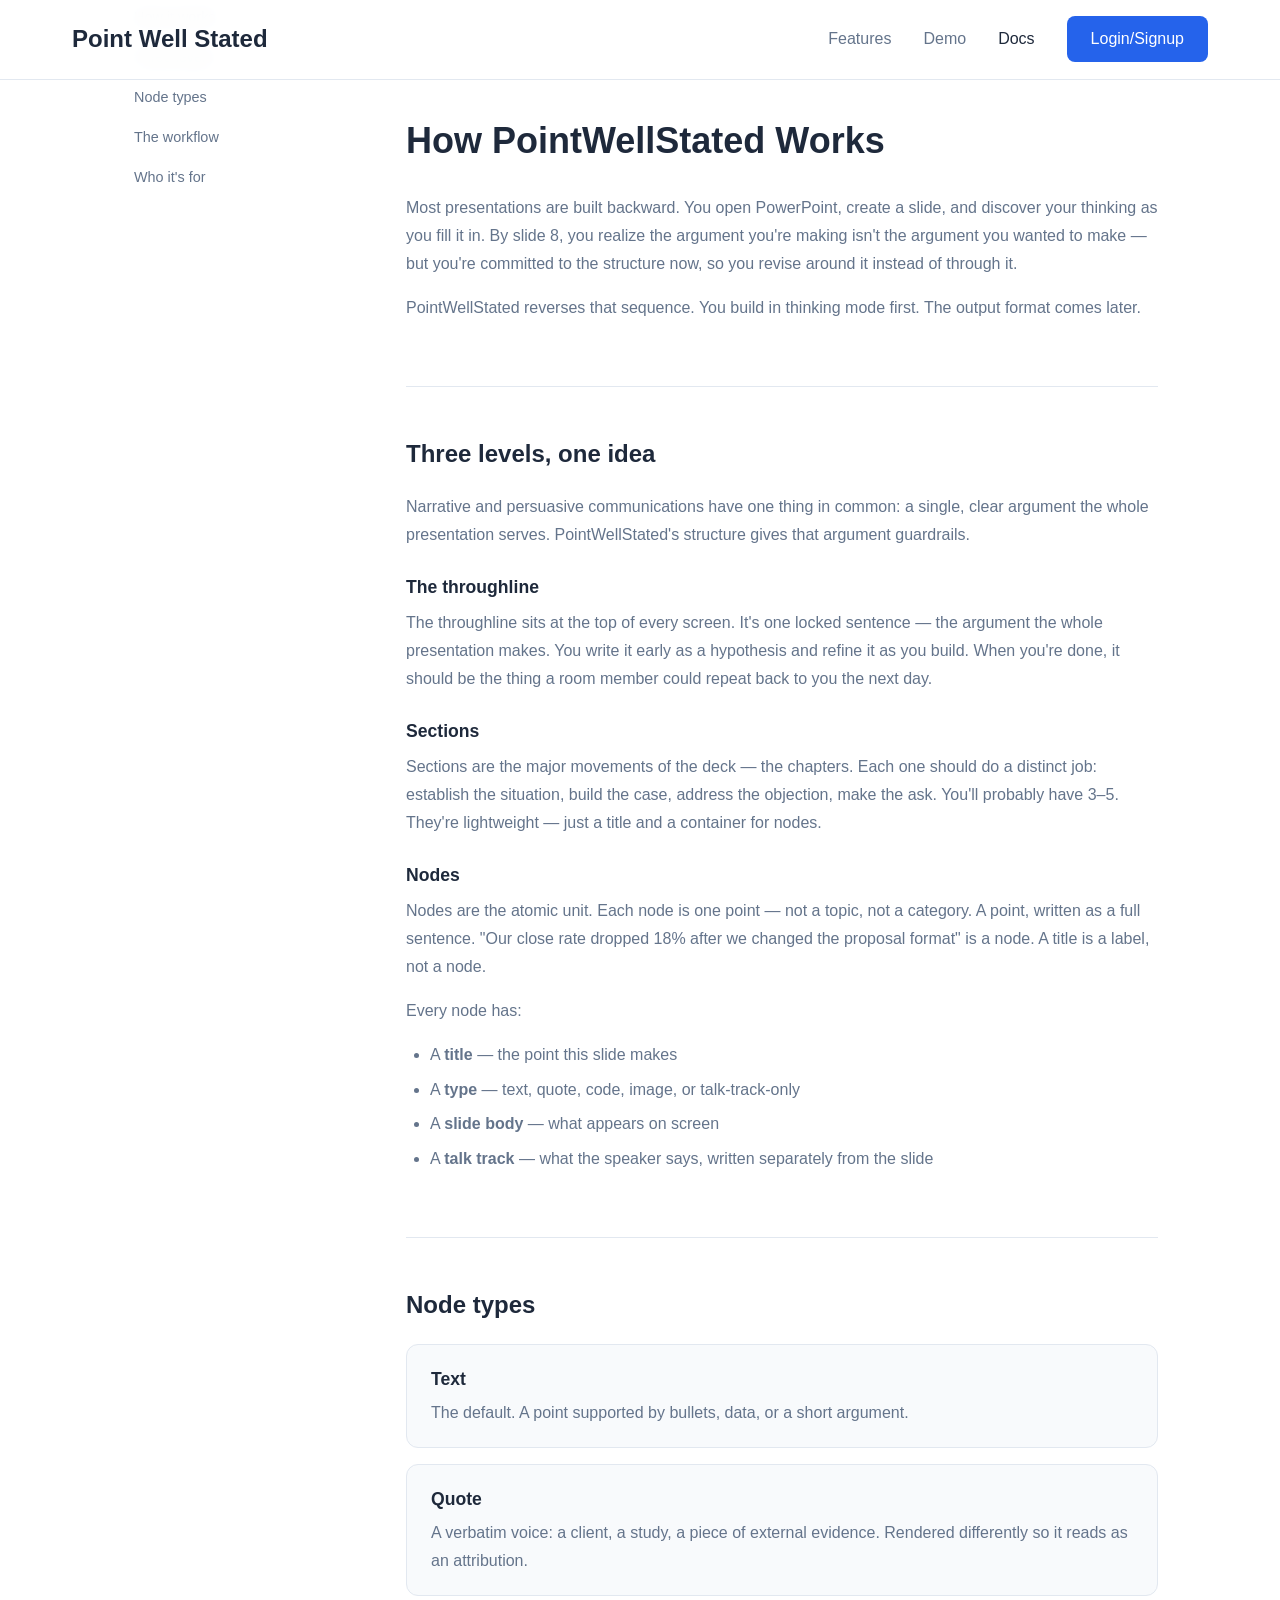
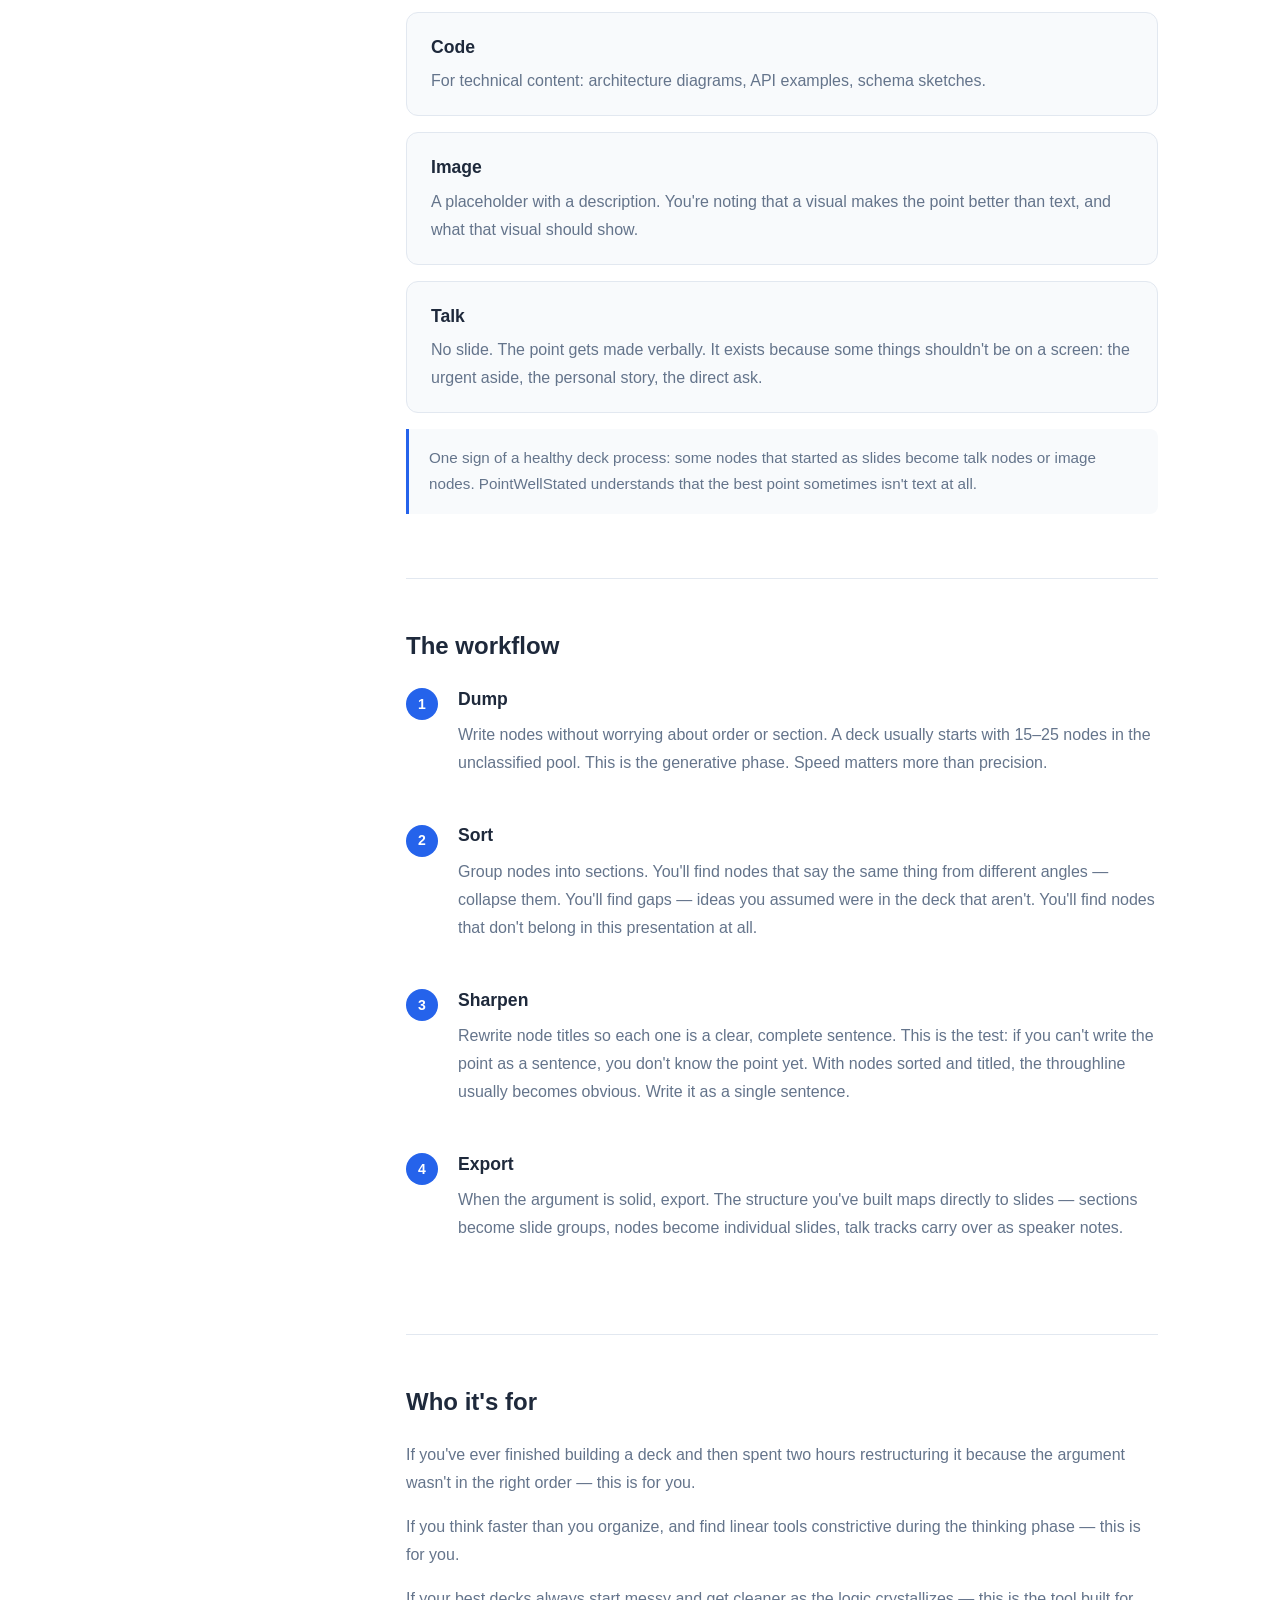
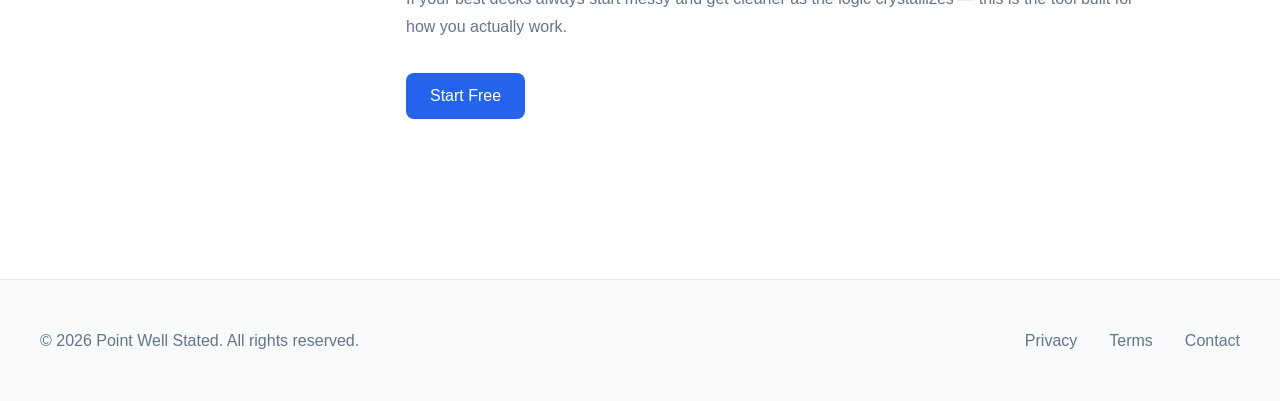
<file: docs.html>
<!DOCTYPE html>
<html lang="en">
<head>
    <meta charset="UTF-8">
    <meta name="viewport" content="width=device-width, initial-scale=1.0">
    <title>How It Works - PointWellStated</title>
    <link rel="stylesheet" href="styles.css">
</head>
<body>
    <!-- Navigation -->
    <nav>
        <div class="container">
            <a href="/" class="logo">Point Well Stated</a>
            <div class="nav-links">
                <a href="/#features">Features</a>
                <a href="/#demo">Demo</a>
                <a href="docs.html" style="color: var(--text-primary); font-weight: 500;">Docs</a>
                <a href="https://dashboard.pointwellstated.com" class="btn btn-primary">Login/Signup</a>
            </div>
        </div>
    </nav>

    <!-- Docs Layout -->
    <div class="docs-layout">

        <!-- Sidebar -->
        <aside class="docs-sidebar">
            <nav class="docs-nav">
                <a href="#how-it-works">How it works</a>
                <a href="#three-levels">Three levels</a>
                <a href="#node-types">Node types</a>
                <a href="#workflow">The workflow</a>
                <a href="#who-its-for">Who it's for</a>
            </nav>
        </aside>

        <!-- Main Content -->
        <main class="docs-content">

            <section id="how-it-works">
                <h1>How PointWellStated Works</h1>
                <p>Most presentations are built backward. You open PowerPoint, create a slide, and discover your thinking as you fill it in. By slide 8, you realize the argument you're making isn't the argument you wanted to make — but you're committed to the structure now, so you revise around it instead of through it.</p>
                <p>PointWellStated reverses that sequence. You build in thinking mode first. The output format comes later.</p>
            </section>

            <section id="three-levels">
                <h2>Three levels, one idea</h2>
                <p>Narrative and persuasive communications have one thing in common: a single, clear argument the whole presentation serves. PointWellStated's structure gives that argument guardrails.</p>

                <h3>The throughline</h3>
                <p>The throughline sits at the top of every screen. It's one locked sentence — the argument the whole presentation makes. You write it early as a hypothesis and refine it as you build. When you're done, it should be the thing a room member could repeat back to you the next day.</p>

                <h3>Sections</h3>
                <p>Sections are the major movements of the deck — the chapters. Each one should do a distinct job: establish the situation, build the case, address the objection, make the ask. You'll probably have 3–5. They're lightweight — just a title and a container for nodes.</p>

                <h3>Nodes</h3>
                <p>Nodes are the atomic unit. Each node is one point — not a topic, not a category. A point, written as a full sentence. "Our close rate dropped 18% after we changed the proposal format" is a node. A title is a label, not a node.</p>

                <p>Every node has:</p>
                <ul>
                    <li>A <strong>title</strong> — the point this slide makes</li>
                    <li>A <strong>type</strong> — text, quote, code, image, or talk-track-only</li>
                    <li>A <strong>slide body</strong> — what appears on screen</li>
                    <li>A <strong>talk track</strong> — what the speaker says, written separately from the slide</li>
                </ul>
            </section>

            <section id="node-types">
                <h2>Node types</h2>

                <div class="node-type">
                    <h3>Text</h3>
                    <p>The default. A point supported by bullets, data, or a short argument.</p>
                </div>

                <div class="node-type">
                    <h3>Quote</h3>
                    <p>A verbatim voice: a client, a study, a piece of external evidence. Rendered differently so it reads as an attribution.</p>
                </div>

                <div class="node-type">
                    <h3>Code</h3>
                    <p>For technical content: architecture diagrams, API examples, schema sketches.</p>
                </div>

                <div class="node-type">
                    <h3>Image</h3>
                    <p>A placeholder with a description. You're noting that a visual makes the point better than text, and what that visual should show.</p>
                </div>

                <div class="node-type">
                    <h3>Talk</h3>
                    <p>No slide. The point gets made verbally. It exists because some things shouldn't be on a screen: the urgent aside, the personal story, the direct ask.</p>
                </div>

                <p class="docs-note">One sign of a healthy deck process: some nodes that started as slides become talk nodes or image nodes. PointWellStated understands that the best point sometimes isn't text at all.</p>
            </section>

            <section id="workflow">
                <h2>The workflow</h2>

                <div class="workflow-step">
                    <div class="step-number">1</div>
                    <div class="step-body">
                        <h3>Dump</h3>
                        <p>Write nodes without worrying about order or section. A deck usually starts with 15–25 nodes in the unclassified pool. This is the generative phase. Speed matters more than precision.</p>
                    </div>
                </div>

                <div class="workflow-step">
                    <div class="step-number">2</div>
                    <div class="step-body">
                        <h3>Sort</h3>
                        <p>Group nodes into sections. You'll find nodes that say the same thing from different angles — collapse them. You'll find gaps — ideas you assumed were in the deck that aren't. You'll find nodes that don't belong in this presentation at all.</p>
                    </div>
                </div>

                <div class="workflow-step">
                    <div class="step-number">3</div>
                    <div class="step-body">
                        <h3>Sharpen</h3>
                        <p>Rewrite node titles so each one is a clear, complete sentence. This is the test: if you can't write the point as a sentence, you don't know the point yet. With nodes sorted and titled, the throughline usually becomes obvious. Write it as a single sentence.</p>
                    </div>
                </div>

                <div class="workflow-step">
                    <div class="step-number">4</div>
                    <div class="step-body">
                        <h3>Export</h3>
                        <p>When the argument is solid, export. The structure you've built maps directly to slides — sections become slide groups, nodes become individual slides, talk tracks carry over as speaker notes.</p>
                    </div>
                </div>
            </section>

            <section id="who-its-for">
                <h2>Who it's for</h2>
                <p>If you've ever finished building a deck and then spent two hours restructuring it because the argument wasn't in the right order — this is for you.</p>
                <p>If you think faster than you organize, and find linear tools constrictive during the thinking phase — this is for you.</p>
                <p>If your best decks always start messy and get cleaner as the logic crystallizes — this is the tool built for how you actually work.</p>
                <div class="docs-cta">
                    <a href="https://dashboard.pointwellstated.com" class="btn btn-primary">Start Free</a>
                </div>
            </section>

        </main>
    </div>

    <!-- Footer -->
    <footer>
        <div class="container">
            <p>&copy; 2026 Point Well Stated. All rights reserved.</p>
            <div class="footer-links">
                <a href="#">Privacy</a>
                <a href="#">Terms</a>
                <a href="#">Contact</a>
            </div>
        </div>
    </footer>

    <script src="main.js"></script>
</body>
</html>
</file>
<file: styles.css>
* {
    margin: 0;
    padding: 0;
    box-sizing: border-box;
}

:root {
    --primary: #2563eb;
    --primary-dark: #1e40af;
    --text-primary: #1e293b;
    --text-secondary: #64748b;
    --bg-light: #f8fafc;
    --bg-white: #ffffff;
    --border: #e2e8f0;
    --nav-height: 80px; /* adjust to your actual nav height */
}

body {
    font-family: -apple-system, BlinkMacSystemFont, 'Segoe UI', 'Roboto', 'Oxygen', 'Ubuntu', 'Cantarell', sans-serif;
    line-height: 1.6;
    color: var(--text-primary);
    background: var(--bg-white);
}


/* Navigation */
nav {
    position: fixed;
    top: 0;
    width: 100%;
    height: var(--nav-height);
    background: rgba(255, 255, 255, 0.9);
    backdrop-filter: blur(10px);
    border-bottom: 1px solid var(--border);
    z-index: 1000;
}

nav .container {
    max-width: 1200px;
    margin: 0 auto;
    padding: 1rem 2rem;
    display: flex;
    justify-content: space-between;
    align-items: center;
}

nav .logo {
    font-size: 1.5rem;
    font-weight: 700;
    color: var(--text-primary);
    text-decoration: none;
}

nav .nav-links {
    display: flex;
    flex-wrap: nowrap;
    gap: 2rem;
    align-items: center;
}

nav a {
    color: var(--text-secondary);
    text-decoration: none;
    transition: color 0.2s;
}

nav a:hover {
    color: var(--text-primary);
}

.btn {
    padding: 0.625rem 1.5rem;
    border-radius: 0.5rem;
    font-weight: 500;
    text-decoration: none;
    transition: all 0.2s;
    display: inline-block;
}

.btn-primary {
    background: var(--primary);
    color: white;
    border: none;
}

.btn-primary:hover {
    background: var(--primary-dark);
    transform: translateY(-1px);
}

.btn-secondary {
    color: var(--text-secondary);
}

/* Hero Section */
.hero {
    padding: 8rem 2rem 6rem;
    text-align: center;
    background: linear-gradient(180deg, var(--bg-white) 0%, var(--bg-light) 100%);
}

.hero h1 {
    font-size: 3.5rem;
    font-weight: 700;
    margin-bottom: 1.5rem;
    line-height: 1.2;
    color: var(--text-primary);
}

.hero p {
    font-size: 1.25rem;
    color: var(--text-secondary);
    max-width: 600px;
    margin: 0 auto 2.5rem;
}

.hero-cta {
    display: flex;
    gap: 1rem;
    justify-content: center;
    align-items: center;
}

/* Product Demo Section */
.product-demo {
    padding: 6rem 2rem;
    background: var(--bg-white);
}

.container {
    max-width: 1200px;
    margin: 0 auto;
}

.product-demo h2 {
    font-size: 2.5rem;
    text-align: center;
    margin-bottom: 3rem;
    color: var(--text-primary);
}

.demo-wrapper {
    display: grid;
    grid-template-columns: 1fr 1fr;
    gap: 3rem;
    align-items: center;
    margin-top: 2rem;
}

.demo-text {
    display: flex;
    flex-direction: column;
    justify-content: center;
}

.demo-text h3 {
    font-size: 2rem;
    margin-bottom: 1rem;
    color: var(--text-primary);
    line-height: 1.3;
}

.demo-text p {
    font-size: 1.125rem;
    color: var(--text-secondary);
    line-height: 1.7;
    margin-bottom: 1.5rem;
}

.demo-container {
    border-radius: 1rem;
    overflow: hidden;
    box-shadow: 0 12px 24px rgba(0, 0, 0, 0.1);
}

.demo-container img {
    width: 100%;
    height: auto;
    display: block;
}

/* Features Section */
.features {
    padding: 6rem 2rem;
    background: var(--bg-light);
}

.features h2 {
    font-size: 2.5rem;
    text-align: center;
    margin-bottom: 3rem;
    color: var(--text-primary);
}

.features-grid {
    display: grid;
    grid-template-columns: repeat(auto-fit, minmax(300px, 1fr));
    gap: 2rem;
    max-width: 1200px;
    margin: 0 auto;
}

.feature-card {
    background: var(--bg-white);
    padding: 2rem;
    border-radius: 1rem;
    border: 1px solid var(--border);
    transition: transform 0.2s, box-shadow 0.2s;
}

.feature-card:hover {
    transform: translateY(-4px);
    box-shadow: 0 12px 24px rgba(0, 0, 0, 0.1);
}

.feature-icon {
    width: 48px;
    height: 48px;
    background: var(--bg-light);
    border-radius: 0.75rem;
    display: flex;
    align-items: center;
    justify-content: center;
    font-size: 1.5rem;
    margin-bottom: 1.5rem;
}

.feature-card h3 {
    font-size: 1.5rem;
    margin-bottom: 1rem;
    color: var(--text-primary);
}

.feature-card p {
    color: var(--text-secondary);
    line-height: 1.7;
}

/* CTA Section */
.cta-section {
    padding: 6rem 2rem;
    background: var(--bg-white);
    text-align: center;
}

.cta-section h2 {
    font-size: 2.5rem;
    margin-bottom: 1.5rem;
    color: var(--text-primary);
}

.cta-section p {
    font-size: 1.25rem;
    color: var(--text-secondary);
    margin-bottom: 2rem;
}

/* Footer */
footer {
    padding: 3rem 2rem;
    background: var(--bg-light);
    border-top: 1px solid var(--border);
}

footer .container {
    max-width: 1200px;
    margin: 0 auto;
    display: flex;
    justify-content: space-between;
    align-items: center;
}

footer p {
    color: var(--text-secondary);
}

footer .footer-links {
    display: flex;
    gap: 2rem;
}

footer a {
    color: var(--text-secondary);
    text-decoration: none;
    transition: color 0.2s;
}

footer a:hover {
    color: var(--text-primary);
}

/* Docs Layout */
.docs-layout {
    padding: calc(var(--nav-height) + 2rem) 2rem 4rem;
    display: grid;
    grid-template-columns: 220px 1fr;
    max-width: 1100px;
    margin: 0 auto;
    gap: 4rem;
    align-items: start;
}

.docs-sidebar {
    position: sticky;
    top: var(--nav-height);
}

.docs-nav {
    display: flex;
    flex-direction: column;
    gap: 0.25rem;
}

.docs-nav a {
    color: var(--text-secondary);
    text-decoration: none;
    padding: 0.4rem 0.75rem;
    border-radius: 0.375rem;
    font-size: 0.9rem;
    transition: color 0.2s, background 0.2s;
}

.docs-nav a:hover {
    color: var(--text-primary);
    background: var(--bg-light);
}

.docs-content section {
    padding-bottom: 3rem;
    margin-bottom: 3rem;
    border-bottom: 1px solid var(--border);
}

.docs-content section:last-child {
    border-bottom: none;
}

.docs-content h1 {
    font-size: 2.25rem;
    font-weight: 700;
    margin-bottom: 1.5rem;
    color: var(--text-primary);
}

.docs-content h2 {
    font-size: 1.5rem;
    font-weight: 600;
    margin-bottom: 1.25rem;
    margin-top: 2rem;
    color: var(--text-primary);
}

.docs-content h3 {
    font-size: 1.1rem;
    font-weight: 600;
    margin-bottom: 0.5rem;
    margin-top: 1.5rem;
    color: var(--text-primary);
}

.docs-content p {
    color: var(--text-secondary);
    line-height: 1.75;
    margin-bottom: 1rem;
}

.docs-content ul {
    color: var(--text-secondary);
    line-height: 1.75;
    padding-left: 1.5rem;
    margin-bottom: 1rem;
}

.docs-content ul li {
    margin-bottom: 0.4rem;
}

.node-type {
    background: var(--bg-light);
    border: 1px solid var(--border);
    border-radius: 0.75rem;
    padding: 1.25rem 1.5rem;
    margin-bottom: 1rem;
}

.node-type h3 {
    margin-top: 0;
    margin-bottom: 0.375rem;
}

.node-type p {
    margin-bottom: 0;
}

.docs-note {
    background: var(--bg-light);
    border-left: 3px solid var(--primary);
    padding: 1rem 1.25rem;
    border-radius: 0 0.5rem 0.5rem 0;
    font-size: 0.95rem;
}

.workflow-step {
    display: flex;
    gap: 1.25rem;
    margin-bottom: 1.75rem;
    align-items: flex-start;
}

.step-number {
    flex-shrink: 0;
    width: 2rem;
    height: 2rem;
    background: var(--primary);
    color: white;
    border-radius: 50%;
    display: flex;
    align-items: center;
    justify-content: center;
    font-weight: 600;
    font-size: 0.875rem;
    margin-top: 0.2rem;
}

.step-body h3 {
    margin-top: 0;
}

.docs-cta {
    margin-top: 2rem;
}

/* Responsive */
@media (max-width: 768px) {
    .hero h1 {
        font-size: 2.5rem;
    }

    .hero p {
        font-size: 1.125rem;
    }

    .hero-cta {
        flex-direction: column;
    }

    nav .nav-links {
        gap: 1rem;
    }

    footer .container {
        flex-direction: column;
        gap: 1.5rem;
        text-align: center;
    }

    .features h2,
    .product-demo h2,
    .cta-section h2 {
        font-size: 2rem;
    }

    .demo-wrapper {
        grid-template-columns: 1fr;
        gap: 2rem;
    }

    .demo-text h3 {
        font-size: 1.75rem;
    }

    .demo-text p {
        font-size: 1rem;
    }
}
</file>
